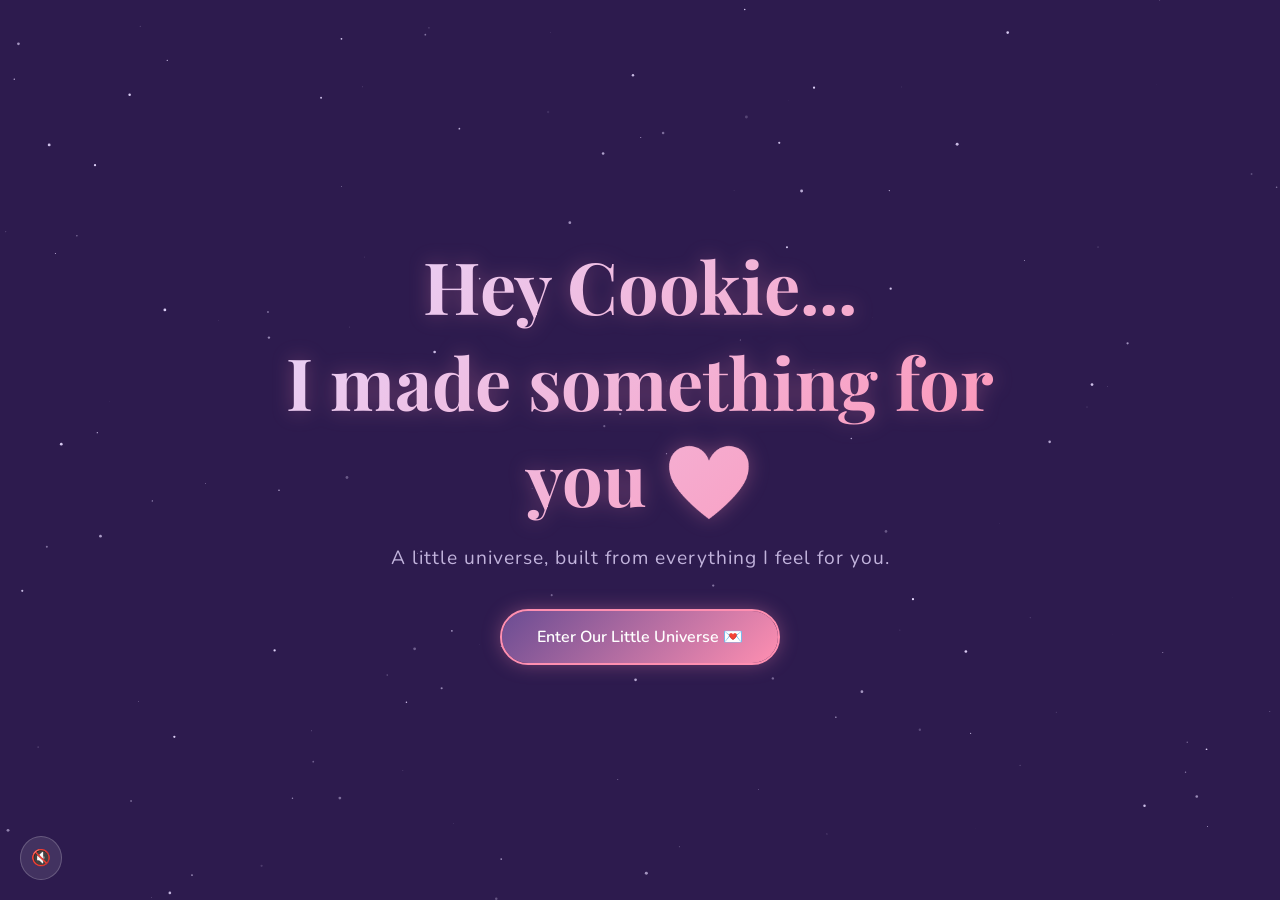
<file: index.html>
<!DOCTYPE html>
<html lang="en">
<head>
    <meta charset="UTF-8">
    <meta name="viewport" content="width=device-width, initial-scale=1.0">
    <title>Our Little Universe 💜</title>
    
    <link rel="stylesheet" href="style.css">
    
    <link rel="preconnect" href="https://fonts.googleapis.com">
    <link rel="preconnect" href="https://fonts.gstatic.com" crossorigin>
    <link href="https://fonts.googleapis.com/css2?family=Playfair+Display:ital,wght@0,700;1,400&family=Nunito:wght@300;400;600&family=Dancing+Script:wght@700&display=swap" rel="stylesheet">

    <style>
        body {
            display: flex;
            align-items: center;
            justify-content: center;
            height: 100vh;
            text-align: center;
            overflow: hidden;
            opacity: 0; /* Initial state for script.js fade-in */
            transition: opacity 1.5s ease;
        }

        .landing-container {
            max-width: 800px;
            padding: 20px;
            z-index: 10;
        }

        .greeting {
            font-size: clamp(2rem, 8vw, 4.5rem);
            margin-bottom: 20px;
            background: linear-gradient(135deg, var(--pale) 0%, var(--pink) 100%);
            -webkit-background-clip: text;
            -webkit-text-fill-color: transparent;
            filter: drop-shadow(0 0 10px rgba(255, 143, 177, 0.3));
        }

        .sub-text {
            font-family: 'Nunito', sans-serif;
            font-size: 1.2rem;
            color: var(--pale);
            margin-bottom: 40px;
            opacity: 0.8;
            letter-spacing: 1px;
        }

        .pulse-ring {
            position: relative;
            display: inline-block;
        }

        .pulse-ring::before {
            content: '';
            position: absolute;
            top: 50%;
            left: 50%;
            transform: translate(-50%, -50%);
            width: 100%;
            height: 100%;
            border: 2px solid var(--pink);
            border-radius: 50px;
            animation: ringPulse 2s infinite;
            pointer-events: none;
        }

        @keyframes ringPulse {
            0% { width: 100%; height: 100%; opacity: 0.7; }
            100% { width: 150%; height: 180%; opacity: 0; }
        }
    </style>
</head>
<body>

    <div class="landing-container">
        <h1 class="greeting">Hey Cookie...<br>I made something for you 💜</h1>
        <p class="sub-text">A little universe, built from everything I feel for you.</p>
        
        <div class="pulse-ring">
            <a href="javascript:void(0)" class="btn-magical" onclick="startJourney(event)">
                Enter Our Little Universe 💌
            </a>
        </div>
    </div>

    <script src="script.js"></script>
    <script>
        function startJourney(e) {
            // Trigger the heart burst from our script.js
            if (typeof createHeartBurst === 'function') {
                createHeartBurst(e);
            }
            
            // Wait a moment for the animation, then navigate
            setTimeout(() => {
                navigateTo('surprise.html');
            }, 1000);
        }
    </script>
</body>
</html>
</file>
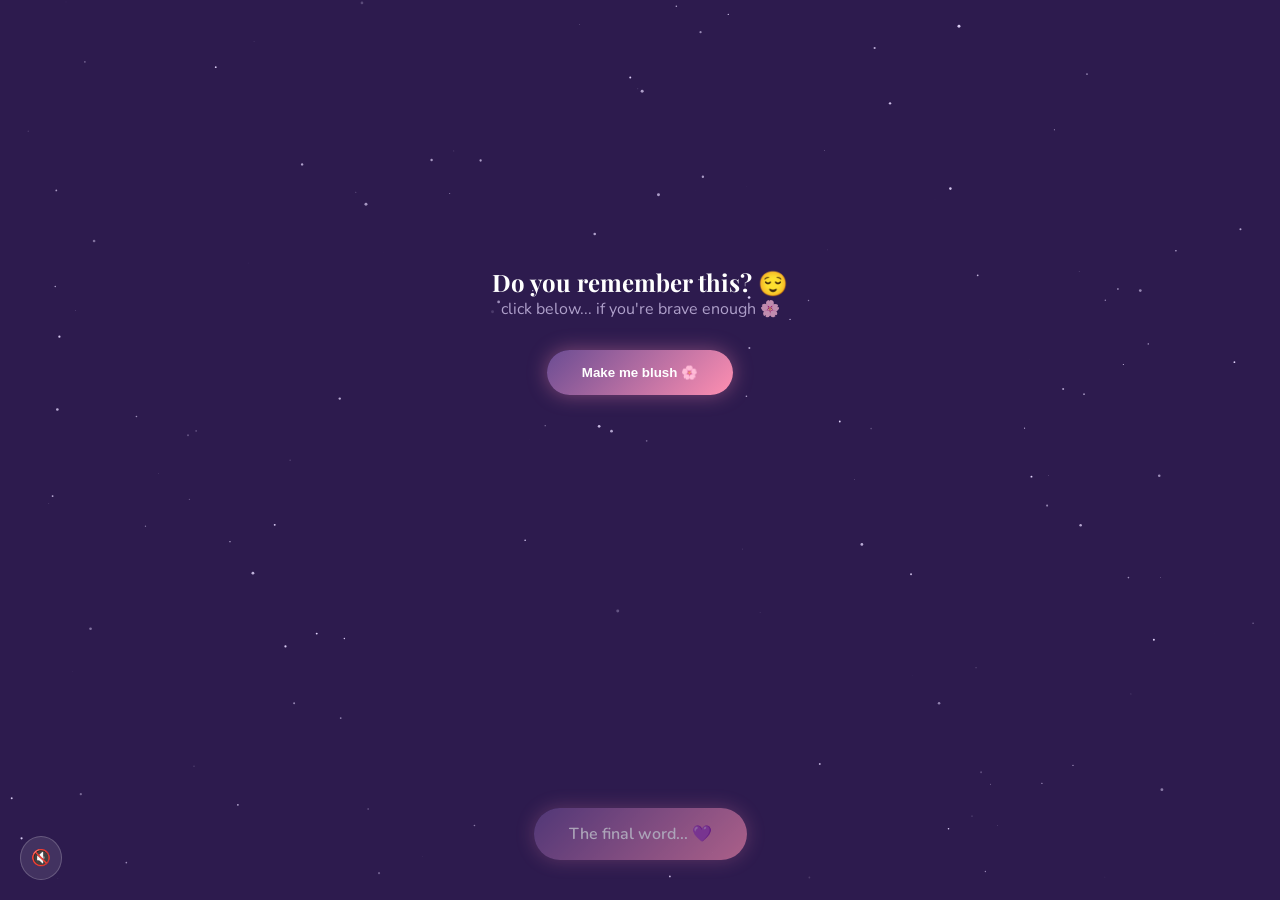
<file: blush.html>
<!DOCTYPE html>
<html lang="en">
<head>
    <meta charset="UTF-8">
    <meta name="viewport" content="width=device-width, initial-scale=1.0">
    <title>Blush Mode 😌</title>
    
    <link rel="stylesheet" href="style.css">
    
    <link rel="preconnect" href="https://fonts.googleapis.com">
    <link rel="preconnect" href="https://fonts.gstatic.com" crossorigin>
    <link href="https://fonts.googleapis.com/css2?family=Playfair+Display:ital,wght@0,700;1,400&family=Dancing+Script:wght@700&family=Nunito:wght@400;600&display=swap" rel="stylesheet">

    <style>
        body {
            display: flex;
            flex-direction: column;
            align-items: center;
            justify-content: center;
            height: 100vh;
            text-align: center;
            transition: background 1s ease; /* For the glow change */
        }

        .blush-container {
            max-width: 600px;
            padding: 20px;
            z-index: 10;
        }

        .blush-card {
            min-height: 200px;
            display: flex;
            align-items: center;
            justify-content: center;
            margin-top: 40px;
            opacity: 0;
            transform: scale(0.9);
            transition: all 0.5s cubic-bezier(0.175, 0.885, 0.32, 1.275);
        }

        .blush-card.active {
            opacity: 1;
            transform: scale(1);
        }

        #blush-text {
            font-family: 'Playfair Display', serif;
            font-style: italic;
            font-size: 1.5rem;
            color: var(--pale);
            line-height: 1.6;
        }

        .special-chat {
            margin-top: 20px;
            font-size: 0.9rem;
            color: var(--pink);
            font-family: 'Nunito', sans-serif;
            opacity: 0.8;
        }

        /* Dynamic background glow */
        .pink-glow {
            box-shadow: inset 0 0 100px rgba(255, 143, 177, 0.3);
        }
    </style>
</head>
<body>

    <div class="blush-container">
        <h2 class="section-title">Do you remember this? 😌</h2>
        <p style="color: var(--pale); opacity: 0.7; margin-bottom: 30px;">click below... if you're brave enough 🌸</p>
        
        <button class="btn-magical" id="blush-btn" onclick="triggerBlush()">
            Make me blush 🌸
        </button>

        <div class="glass-card blush-card" id="card">
            <div>
                <p id="blush-text">Click the button to see a memory...</p>
                <div id="extra-moment" class="special-chat"></div>
            </div>
        </div>
    </div>

    <div class="nav-footer" style="position: fixed; bottom: 40px;">
        <a href="javascript:void(0)" class="btn-magical" style="opacity: 0.6;" onclick="navigateTo('final.html')">
            The final word... 💜
        </a>
    </div>

    <script src="script.js"></script>
    <script>
        const lines = [
            "Khuda bhi jab tumhe mere paas dekhta hoga… toh muskurata hoga 💜",
            "Main toh tere rang mein rang chuka hoon… ab khud ka rang yaad hi nahi 🌸",
            "Mujhe neend aati nahi hai akele… teri baatein hi lullaby ban gayi hain 🌙",
            "Tujhe dekh ke lagta hai, yeh dil kisi ka tha hi nahi… bas tera tha ❤",
            "Teri ek muskurahat pe main sab kuch luta deta hoon… 💜",
            "Tu mere paas ho ya na ho… tu mere andar hamesha hoti hai 💜",
            "“Aakar gaal laal kar du tumhara”\n“tum toh baato se bhi laal kar deti hoo gaal mere”"
        ];

        let index = 0;

        function triggerBlush() {
            const card = document.getElementById('card');
            const text = document.getElementById('blush-text');
            const btn = document.getElementById('blush-btn');

            // 1. Reset card for animation
            card.classList.remove('active');
            
            setTimeout(() => {
                // 2. Set new text
                text.innerText = lines[index % lines.length];
                
                // 3. Increment index
                index++;

                // 4. Show card and burst hearts
                card.classList.add('active');
                document.body.classList.add('pink-glow');
                
                if (typeof createHeartBurst === 'function') {
                    createHeartBurst(); 
                }

                // Change button text after first click
                btn.innerText = "One more? 🌸";
            }, 300);
        }
    </script>
</body>
</html>
</file>
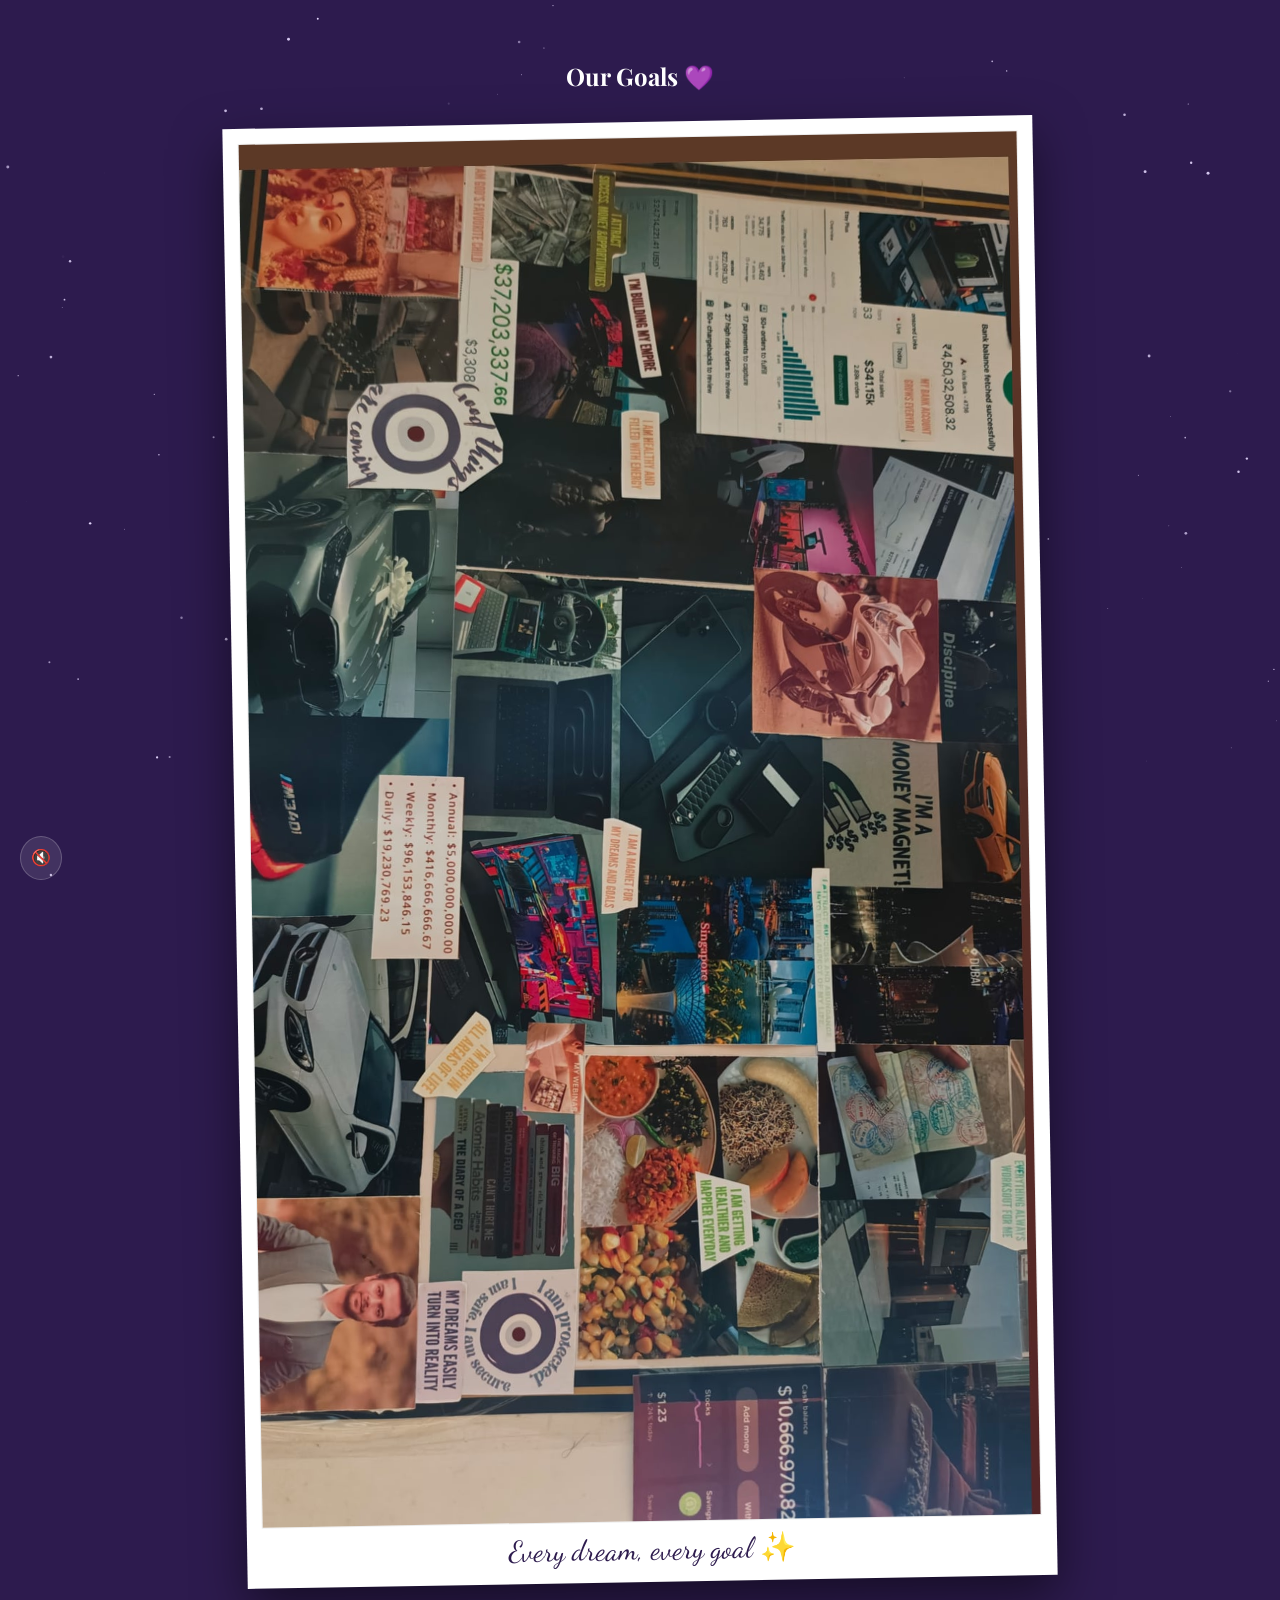
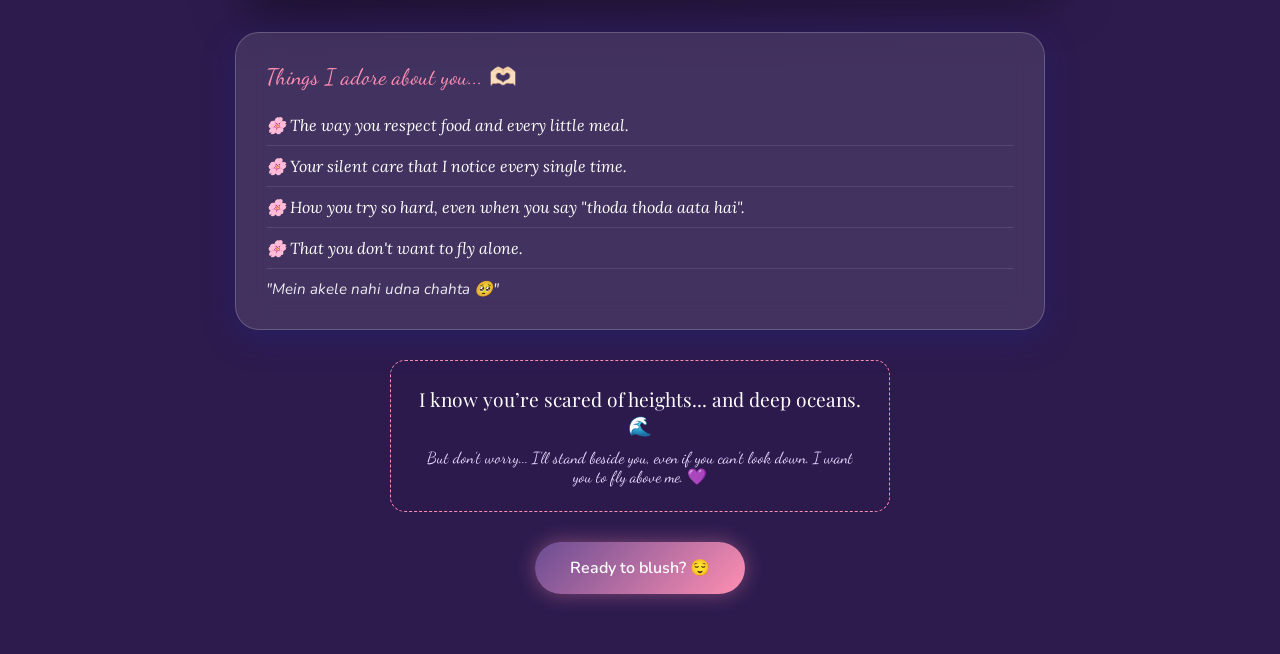
<file: dreams.html>
<!DOCTYPE html>
<html lang="en">
<head>
    <meta charset="UTF-8">
    <meta name="viewport" content="width=device-width, initial-scale=1.0">
    <title>Our Future Journey 🚀</title>
    
    <link rel="stylesheet" href="style.css">
    
    <link rel="preconnect" href="https://fonts.googleapis.com">
    <link rel="preconnect" href="https://fonts.gstatic.com" crossorigin>
    <link href="https://fonts.googleapis.com/css2?family=Playfair+Display:ital,wght@0,700;1,400&family=Lora:ital,wght@1,400&family=Dancing+Script:wght@700&family=Nunito:wght@300;400;600&display=swap" rel="stylesheet">

    <style>
        section {
            max-width: 850px;
            margin: 0 auto;
            padding: 60px 20px;
            display: flex;
            flex-direction: column;
            align-items: center;
            gap: 30px;
        }

        /* ── ACTION BOARD POLAROID ── */
        .board-frame {
            background: #fff;
            padding: 15px 15px 60px 15px;
            box-shadow: 0 20px 50px rgba(0,0,0,0.5);
            transform: rotate(-1deg);
            max-width: 100%;
            transition: transform 0.4s ease;
            position: relative;
        }

        .board-frame:hover { transform: rotate(0deg) scale(1.02); }

        .board-frame img {
            width: 100%;
            height: auto;
            display: block;
            border: 1px solid #eee;
        }

        .board-caption {
            position: absolute;
            bottom: 15px;
            left: 0;
            right: 0;
            text-align: center;
            font-family: 'Dancing Script', cursive;
            font-size: 1.8rem;
            color: var(--deep);
        }

        /* ── ADORATION LIST ── */
        .adoration-card {
            width: 100%;
            margin-top: 20px;
        }

        .adoration-list {
            list-style: none;
            margin-top: 15px;
        }

        .adoration-list li {
            padding: 10px 0;
            border-bottom: 1px solid rgba(255, 255, 255, 0.1);
            display: flex;
            align-items: center;
            gap: 10px;
            font-family: 'Lora', serif;
            font-style: italic;
        }

        /* ── FEAR CARD ── */
        .fear-card {
            background: rgba(45, 27, 78, 0.8);
            border: 1px dashed var(--pink);
            padding: 25px;
            border-radius: 15px;
            text-align: center;
            max-width: 500px;
        }

        .chat-reply {
            align-self: flex-end;
            font-family: 'Nunito', sans-serif;
            font-style: italic;
            opacity: 0.9;
            font-size: 0.95rem;
            margin-top: 10px;
        }
    </style>
</head>
<body>

    <section>
        <h2 class="section-title">Our Goals 💜</h2>

        <div class="board-frame">
            <img src="ActionBoard.png" alt="Our Action Board">
            <p class="board-caption">Every dream, every goal ✨</p>
        </div>

        <div class="glass-card adoration-card">
            <p class="handwritten" style="font-size: 1.4rem; color: var(--pink);">Things I adore about you... 🫶🏻</p>
            <ul class="adoration-list">
                <li>🌸 The way you respect food and every little meal.</li>
                <li>🌸 Your silent care that I notice every single time.</li>
                <li>🌸 How you try so hard, even when you say "thoda thoda aata hai".</li>
                <li>🌸 That you don't want to fly alone.</li>
            </ul>
            <p class="chat-reply">"Mein akele nahi udna chahta 🥺"</p>
        </div>

        <div class="fear-card">
            <p style="font-family: 'Playfair Display', serif; font-size: 1.2rem;">
                I know you’re scared of heights... and deep oceans. 🌊
            </p>
            <p class="handwritten" style="margin-top: 10px; color: var(--pale);">
                But don’t worry... I’ll stand beside you, even if you can’t look down. I want you to fly above me. 💜
            </p>
        </div>

        <div class="nav-footer">
            <a href="javascript:void(0)" class="btn-magical" onclick="navigateTo('blush.html')">
                Ready to blush? 😌
            </a>
        </div>
    </section>

    <script src="script.js"></script>
</body>
</html>
</file>
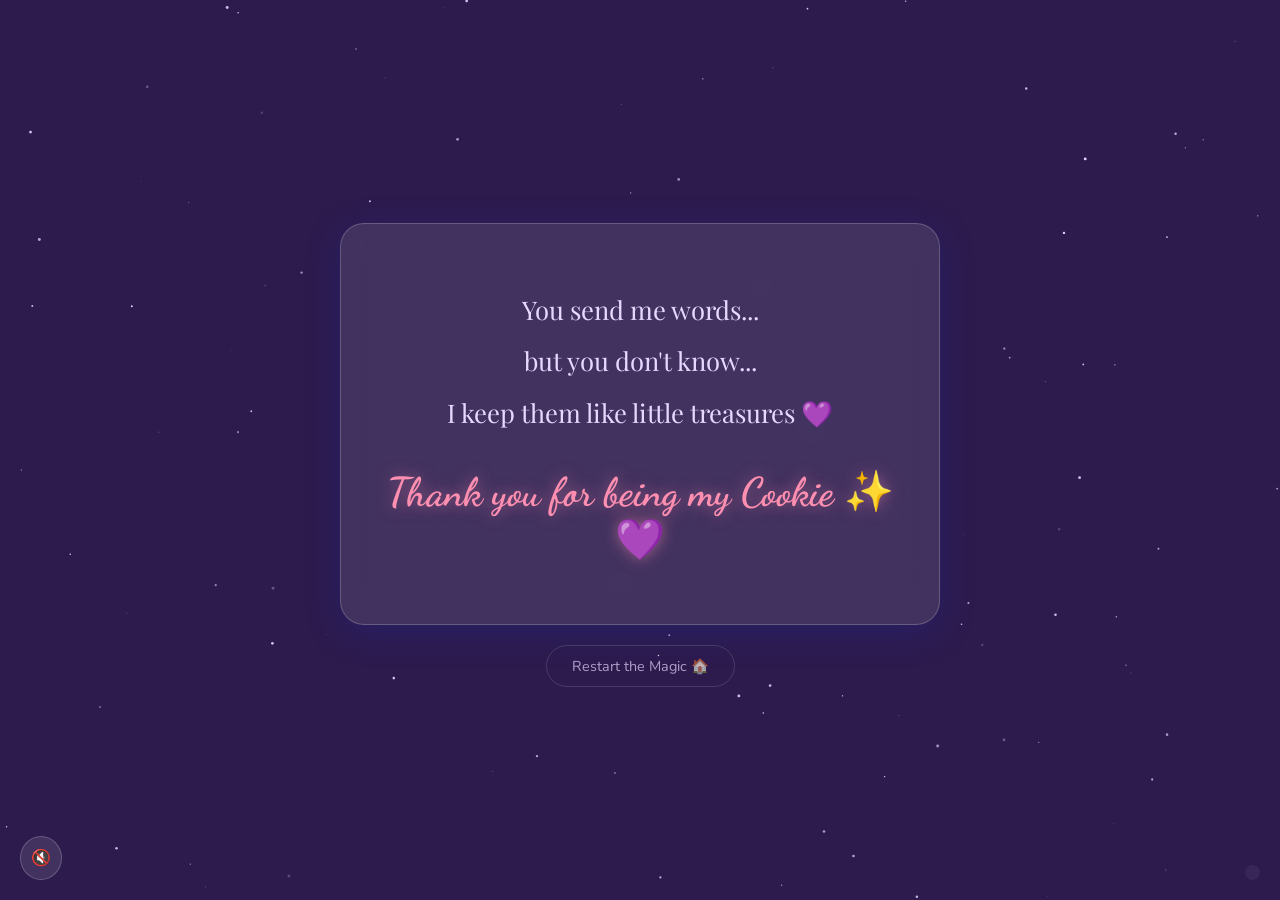
<file: final.html>
<!DOCTYPE html>
<html lang="en">
<head>
    <meta charset="UTF-8">
    <meta name="viewport" content="width=device-width, initial-scale=1.0">
    <title>Always Your Cookie ✨💜</title>
    
    <link rel="stylesheet" href="style.css">
    
    <link rel="preconnect" href="https://fonts.googleapis.com">
    <link rel="preconnect" href="https://fonts.gstatic.com" crossorigin>
    <link href="https://fonts.googleapis.com/css2?family=Playfair+Display:ital,wght@0,700;1,400&family=Dancing+Script:wght@700&family=Nunito:wght@300;400;600&display=swap" rel="stylesheet">

    <style>
        body {
            display: flex;
            flex-direction: column;
            align-items: center;
            justify-content: center;
            height: 100vh;
            text-align: center;
            overflow: hidden;
        }

        .final-card {
            max-width: 600px;
            padding: 60px 40px;
            animation: finalReveal 2.5s ease-out;
            margin-bottom: 30px;
        }

        @keyframes finalReveal {
            0% { opacity: 0; transform: translateY(30px); filter: blur(10px); }
            100% { opacity: 1; transform: translateY(0); filter: blur(0); }
        }

        .poem-line {
            font-family: 'Playfair Display', serif;
            font-size: 1.6rem;
            line-height: 2;
            color: var(--pale);
            margin-bottom: 30px;
        }

        .thank-you {
            font-family: 'Dancing Script', cursive;
            font-size: 2.5rem;
            color: var(--pink);
            text-shadow: 0 0 15px rgba(255, 143, 177, 0.5);
        }

        /* ── HOME NAVIGATION ── */
        .home-nav {
            opacity: 0;
            animation: fadeIn 2s ease-in forwards;
            animation-delay: 3s; /* Appears after the main message */
        }

        @keyframes fadeIn {
            to { opacity: 0.7; }
        }

        .btn-home {
            background: transparent;
            border: 1px solid var(--glass-border);
            color: var(--pale);
            padding: 10px 25px;
            border-radius: 30px;
            text-decoration: none;
            font-family: 'Nunito', sans-serif;
            font-size: 0.9rem;
            transition: all 0.3s ease;
        }

        .btn-home:hover {
            background: var(--glass);
            color: var(--white);
            border-color: var(--pink);
            opacity: 1;
        }

        /* ── HIDDEN EASTER EGG ── */
        .secret-star {
            position: fixed;
            bottom: 20px;
            right: 20px;
            width: 15px;
            height: 15px;
            background: rgba(255, 255, 255, 0.05);
            border-radius: 50%;
            cursor: pointer;
            transition: background 0.3s;
            z-index: 100;
        }

        .secret-star:hover { background: rgba(255, 143, 177, 0.2); }

        .egg-modal {
            position: fixed;
            inset: 0;
            background: rgba(10, 4, 22, 0.9);
            backdrop-filter: blur(20px);
            display: none;
            align-items: center;
            justify-content: center;
            z-index: 1000;
            padding: 20px;
        }

        .egg-modal.open { display: flex; }

        .egg-text {
            font-family: 'Playfair Display', serif;
            font-style: italic;
            font-size: 1.8rem;
            color: var(--pink);
            animation: eggPop 0.5s cubic-bezier(0.34, 1.56, 0.64, 1);
        }

        @keyframes eggPop {
            from { transform: scale(0.7); opacity: 0; }
            to { transform: scale(1); opacity: 1; }
        }
    </style>
</head>
<body>

    <div class="glass-card final-card">
        <p class="poem-line">
            You send me words...<br>
            but you don't know...<br>
            I keep them like little treasures 💜
        </p>
        
        <h1 class="thank-you">Thank you for being my Cookie ✨💜</h1>
    </div>

    <div class="home-nav">
        <a href="javascript:void(0)" class="btn-home" onclick="navigateTo('index.html')">
            Restart the Magic 🏠
        </a>
    </div>

    <div class="secret-star" onclick="toggleEgg()"></div>

    <div class="egg-modal" id="egg" onclick="toggleEgg()">
        <div class="egg-text">
            If you reached here...<br>
            you matter more than you think 🌌
        </div>
    </div>

    <script src="script.js"></script>
    <script>
        function toggleEgg() {
            const modal = document.getElementById('egg');
            modal.classList.toggle('open');
            if (modal.classList.contains('open')) {
                if (typeof createHeartBurst === 'function') {
                    createHeartBurst(); 
                }
            }
        }
    </script>
</body>
</html>
</file>
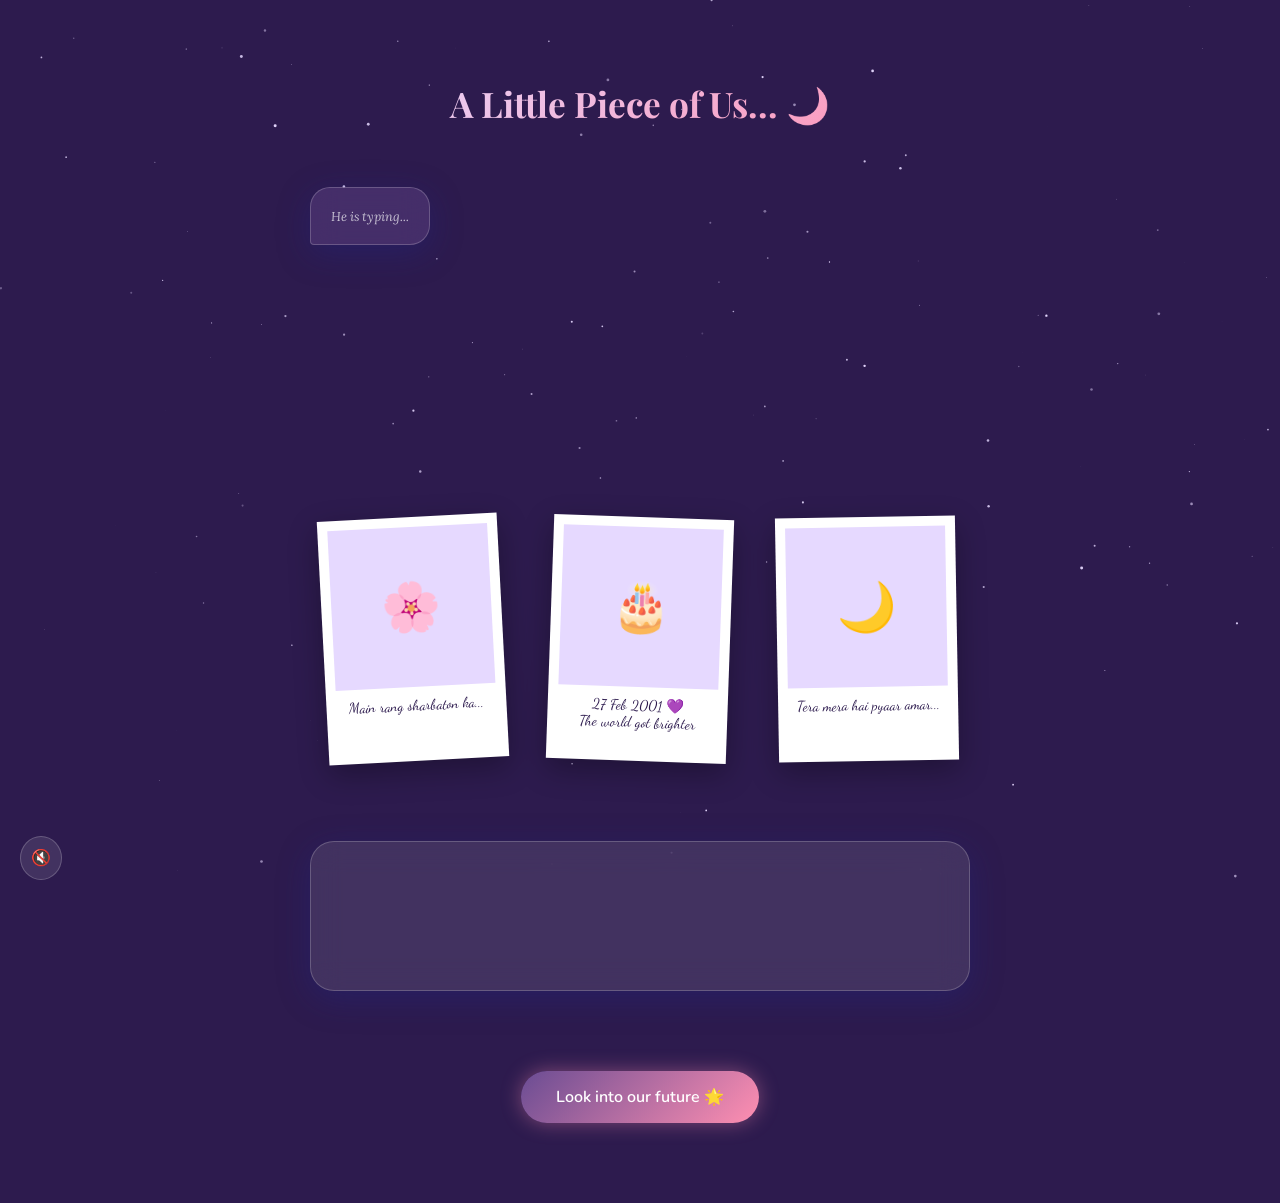
<file: memories.html>
<!DOCTYPE html>
<html lang="en">
<head>
    <meta charset="UTF-8">
    <meta name="viewport" content="width=device-width, initial-scale=1.0">
    <title>Things I Carry in My Heart... 💜</title>
    
    <link rel="stylesheet" href="style.css">
    
    <link rel="preconnect" href="https://fonts.googleapis.com">
    <link rel="preconnect" href="https://fonts.gstatic.com" crossorigin>
    <link href="https://fonts.googleapis.com/css2?family=Playfair+Display:ital,wght@0,700;1,400&family=Lora:ital,wght@0,400;1,400&family=Dancing+Script:wght@700&family=Nunito:wght@300;400;600&display=swap" rel="stylesheet">

    <style>
        section {
            max-width: 700px;
            margin: 0 auto;
            padding: 80px 20px;
            display: flex;
            flex-direction: column;
            gap: 40px;
        }

        .section-title {
            text-align: center;
            font-size: 2.2rem;
            background: linear-gradient(135deg, var(--pale), var(--pink));
            -webkit-background-clip: text;
            -webkit-text-fill-color: transparent;
            margin-bottom: 20px;
        }

        /* ── CHAT BUBBLES ── */
        .chat-container { display: flex; flex-direction: column; gap: 15px; min-height: 250px; }

        .bubble {
            max-width: 85%;
            padding: 15px 20px;
            border-radius: 20px;
            line-height: 1.6;
            font-family: 'Lora', serif;
            position: relative;
            transition: all 0.5s ease;
        }

        .bubble-left {
            align-self: flex-start;
            background: rgba(106, 76, 147, 0.4);
            border-bottom-left-radius: 4px;
            border: 1px solid var(--glass-border);
        }

        .bubble-right {
            align-self: flex-end;
            background: rgba(255, 143, 177, 0.3);
            border-bottom-right-radius: 4px;
            border: 1px solid rgba(255, 255, 255, 0.3);
            font-family: 'Courier New', monospace;
        }

        .typing-dots {
            font-style: italic;
            font-size: 0.8rem;
            opacity: 0.7;
        }

        /* ── POLAROIDS ── */
        .polaroid-row {
            display: flex;
            justify-content: space-around;
            flex-wrap: wrap;
            gap: 20px;
            margin: 40px 0;
        }

        .polaroid {
            background: white;
            padding: 10px 10px 30px 10px;
            width: 180px;
            box-shadow: 0 10px 30px rgba(0,0,0,0.3);
            transform: rotate(var(--r));
            transition: transform 0.3s ease;
            cursor: pointer;
        }

        .polaroid:hover { transform: rotate(0deg) scale(1.1); z-index: 5; }

        .polaroid-img {
            width: 100%;
            aspect-ratio: 1;
            background: var(--pale);
            display: flex;
            align-items: center;
            justify-content: center;
            font-size: 3rem;
        }

        .polaroid span {
            display: block;
            text-align: center;
            font-family: 'Dancing Script', cursive;
            color: var(--deep);
            margin-top: 10px;
            font-size: 0.9rem;
        }

        /* ── TYPEWRITER ── */
        .typewriter-box {
            text-align: center;
            padding: 40px;
            min-height: 150px;
        }

        #tw-text {
            font-family: 'Dancing Script', cursive;
            font-size: 1.8rem;
            color: var(--pale);
            line-height: 1.5;
        }

        .nav-footer { text-align: center; margin-top: 40px; }
    </style>
</head>
<body>

    <section>
        <h2 class="section-title">A Little Piece of Us... 🌙</h2>

        <div class="chat-container">
            <div id="chat-1" class="bubble bubble-left glass-card" style="opacity: 0; transform: translateY(10px);">
                <span class="typing-dots">He is typing...</span>
            </div>

            <div id="chat-2" class="bubble bubble-right glass-card" style="opacity: 0; transform: translateY(10px);">
                <span class="typing-dots">He is typing...</span>
            </div>
        </div>

        <div class="polaroid-row">
            <div class="polaroid" style="--r: -3deg">
                <div class="polaroid-img">🌸</div>
                <span>Main rang sharbaton ka...</span>
            </div>
            <div class="polaroid" style="--r: 2deg">
                <div class="polaroid-img">🎂</div>
                <span>27 Feb 2001 💜<br>The world got brighter</span>
            </div>
            <div class="polaroid" style="--r: -1deg">
                <div class="polaroid-img">🌙</div>
                <span>Tera mera hai pyaar amar...</span>
            </div>
        </div>

        <div class="glass-card typewriter-box">
            <p id="tw-text"></p>
        </div>

        <div class="nav-footer">
            <a href="javascript:void(0)" class="btn-magical" onclick="navigateTo('dreams.html')">
                Look into our future 🌟
            </a>
        </div>
    </section>

    <script src="script.js"></script>
    <script>
        // ── CHAT TYPING LOGIC ──
        const messages = [
            { 
                id: 'chat-1', 
                content: "Woh zindagi…. hai hi nahi<br>Jo main tere bina jee liyaaaaa<br>Dil mein ho tum….💜❤<br>Aankhon mein tum….😇",
                delay: 1000 
            },
            { 
                id: 'chat-2', 
                content: '<span style="color:#a8ff78;">while</span>(true):<br>&nbsp;&nbsp;&nbsp;print(<span style="color:#ff8fb1;">"Pookieeee is the best 💜"</span>)',
                delay: 3500 
            }
        ];

        const triggerChats = () => {
            messages.forEach((msg) => {
                const el = document.getElementById(msg.id);
                
                setTimeout(() => {
                    el.style.opacity = "1";
                    el.style.transform = "translateY(0)";
                    
                    // Artificial typing delay
                    setTimeout(() => {
                        el.innerHTML = msg.content;
                        // Trigger a small heart burst when message appears
                        if(typeof createHeartBurst === 'function') createHeartBurst();
                    }, 1500);

                }, msg.delay);
            });
        };

        // ── TYPEWRITER LOGIC ──
        const typeText = "Tum se hi din hota hai...\nsurmayi shaam aati hai...\nTum se hi, tum se hi… ❤";
        let charIndex = 0;
        const typeSpeed = 70;

        function runTypewriter() {
            if (charIndex < typeText.length) {
                const char = typeText.charAt(charIndex);
                document.getElementById("tw-text").innerHTML += char === "\n" ? "<br>" : char;
                charIndex++;
                setTimeout(runTypewriter, typeSpeed);
            }
        }

        // Initialize animations on load
        window.addEventListener('load', () => {
            triggerChats();
            // Start typewriter after chats are mostly done
            setTimeout(runTypewriter, 6000);
        });
    </script>
</body>
</html>
</file>
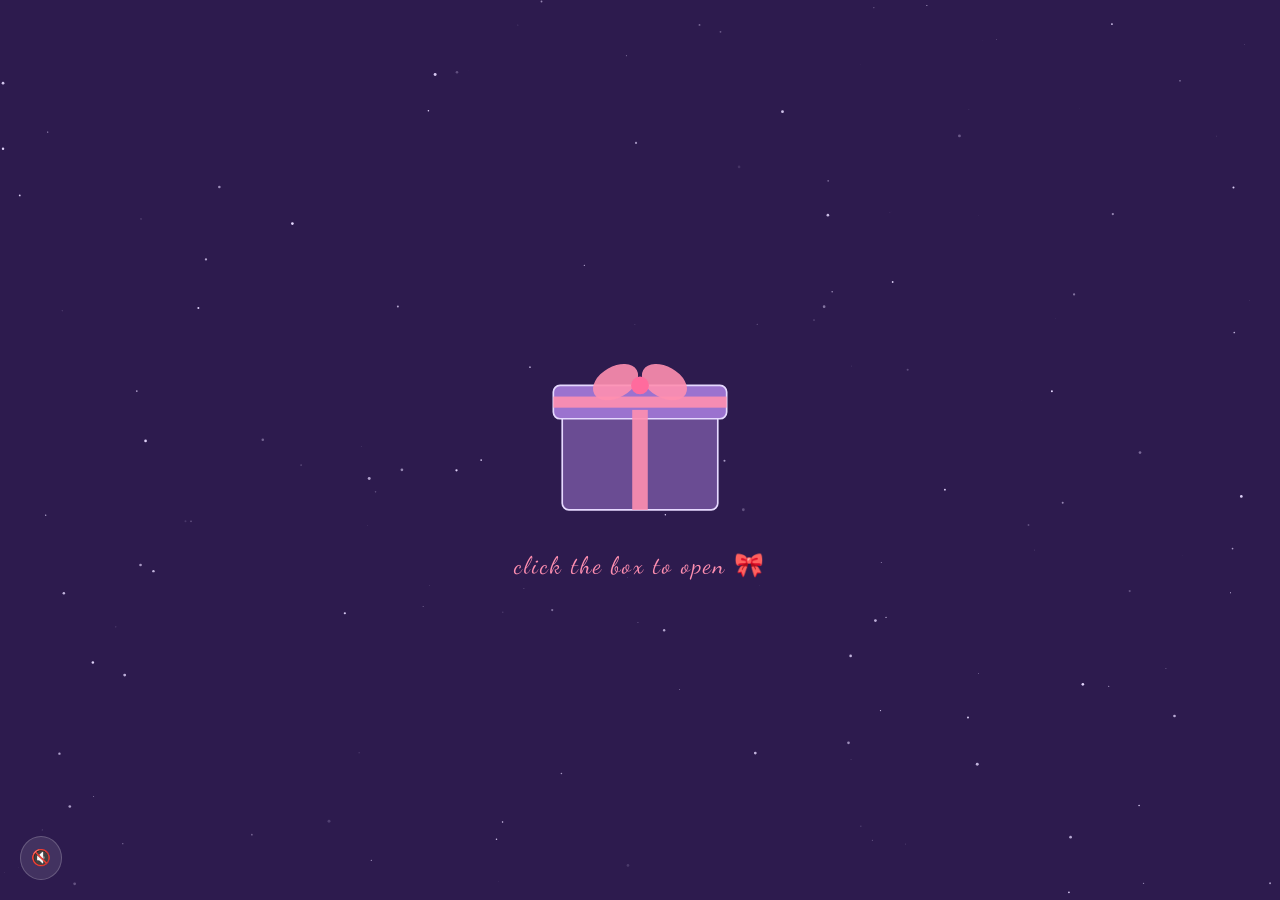
<file: surprise.html>
<!DOCTYPE html>
<html lang="en">
<head>
    <meta charset="UTF-8">
    <meta name="viewport" content="width=device-width, initial-scale=1.0">
    <title>A Surprise for Cookie 🎀</title>
    
    <link rel="stylesheet" href="style.css">
    
    <link rel="preconnect" href="https://fonts.googleapis.com">
    <link rel="preconnect" href="https://fonts.gstatic.com" crossorigin>
    <link href="https://fonts.googleapis.com/css2?family=Playfair+Display:wght@700&family=Dancing+Script:wght@700&family=Nunito:wght@400&display=swap" rel="stylesheet">

    <style>
        body {
            display: flex;
            flex-direction: column;
            align-items: center;
            justify-content: center;
            height: 100vh;
            overflow: hidden;
            text-align: center;
        }

        .gift-container {
            position: relative;
            cursor: pointer;
            width: 200px;
            height: 200px;
            transition: transform 0.3s ease;
        }

        .gift-container:hover {
            transform: scale(1.05);
        }

        /* SVG Box Styling */
        #giftLid {
            transition: transform 0.8s cubic-bezier(0.34, 1.56, 0.64, 1), opacity 0.5s ease;
        }

        .instruction {
            margin-top: 30px;
            font-family: 'Dancing Script', cursive;
            font-size: 1.5rem;
            color: var(--pink);
            letter-spacing: 2px;
            animation: pulseFade 2s infinite;
        }

        @keyframes pulseFade {
            0%, 100% { opacity: 0.5; }
            50% { opacity: 1; }
        }

        .shake {
            animation: shakeBox 0.5s ease-in-out;
        }

        @keyframes shakeBox {
            0%, 100% { transform: rotate(0deg); }
            25% { transform: rotate(-5deg); }
            75% { transform: rotate(5deg); }
        }
    </style>
</head>
<body>

    <div class="gift-container" id="giftWrap" onclick="openGift()">
        <svg viewBox="0 0 180 180" fill="none" xmlns="http://www.w3.org/2000/svg">
            <rect x="20" y="80" width="140" height="90" rx="6" fill="#6A4C93" stroke="#E6D9FF" stroke-width="1.5"/>
            <rect id="giftLid" x="12" y="58" width="156" height="30" rx="6" fill="#9B72CF" stroke="#E6D9FF" stroke-width="1.5"/>
            <rect x="83" y="80" width="14" height="90" fill="#FF8FB1" opacity="0.9"/>
            <rect x="12" y="68" width="156" height="10" fill="#FF8FB1" opacity="0.9"/>
            <ellipse cx="68" cy="55" rx="22" ry="14" fill="#FF8FB1" transform="rotate(-30 68 55)" opacity="0.9"/>
            <ellipse cx="112" cy="55" rx="22" ry="14" fill="#FF8FB1" transform="rotate(30 112 55)" opacity="0.9"/>
            <circle cx="90" cy="58" r="8" fill="#ff6b9d"/>
        </svg>
    </div>

    <p class="instruction">click the box to open 🎀</p>

    <script src="script.js"></script>
    <script>
        let isOpened = false;

        function openGift() {
            if (isOpened) return;
            isOpened = true;

            const wrap = document.getElementById('giftWrap');
            const lid = document.getElementById('giftLid');

            // 1. Shake the box
            wrap.classList.add('shake');

            setTimeout(() => {
                // 2. Fly the lid off
                lid.style.transformOrigin = 'left top';
                lid.style.transform = 'translateY(-100px) rotate(-45deg)';
                lid.style.opacity = '0';

                // 3. Trigger hearts and sparkles from script.js
                if (typeof createHeartBurst === 'function') {
                    createHeartBurst(); // Burst from center
                }

                // 4. Smooth transition to next page
                setTimeout(() => {
                    navigateTo('memories.html');
                }, 1500);
            }, 500);
        }
    </script>
</body>
</html>
</file>
<file: style.css>
/* ── VARIABLES ── */
:root {
  --deep:    #2D1B4E;
  --mid:     #6A4C93;
  --pale:    #E6D9FF;
  --pink:    #FF8FB1;
  --white:   #FFFFFF;
  --glass:   rgba(255, 255, 255, 0.1);
  --glass-border: rgba(255, 255, 255, 0.2);
}

/* ── BASE STYLES ── */
* {
  margin: 0;
  padding: 0;
  box-sizing: border-box;
}

body {
  font-family: 'Nunito', sans-serif;
  background-color: var(--deep);
  color: var(--white);
  overflow-x: hidden;
  min-height: 100vh;
  transition: opacity 0.8s ease; /* For page transitions */
}

/* ── TYPOGRAPHY ── */
h1, h2, .fancy-text {
  font-family: 'Playfair Display', serif;
}

.handwritten {
  font-family: 'Dancing Script', cursive;
}

/* ── GLASS CARD ── */
.glass-card {
  background: var(--glass);
  backdrop-filter: blur(15px);
  -webkit-backdrop-filter: blur(15px);
  border: 1px solid var(--glass-border);
  border-radius: 24px;
  padding: 30px;
  box-shadow: 0 8px 32px 0 rgba(31, 38, 135, 0.37);
}

/* ── BUTTONS ── */
.btn-magical {
  background: linear-gradient(135deg, var(--mid), var(--pink));
  color: white;
  padding: 15px 35px;
  border: none;
  border-radius: 50px;
  font-weight: 600;
  cursor: pointer;
  box-shadow: 0 0 20px rgba(255, 143, 177, 0.4);
  transition: transform 0.3s ease, box-shadow 0.3s ease;
  text-decoration: none;
  display: inline-block;
}

.btn-magical:hover {
  transform: scale(1.05);
  box-shadow: 0 0 35px rgba(255, 143, 177, 0.7);
}

/* ── ANIMATIONS ── */
@keyframes float {
  0% { transform: translateY(0px); }
  50% { transform: translateY(-20px); }
  100% { transform: translateY(0px); }
}

.floating {
  animation: float 4s ease-in-out infinite;
}

/* Background Stars Canvas */
#stars-canvas {
  position: fixed;
  top: 0;
  left: 0;
  z-index: -1;
  pointer-events: none;
}

/* Heart Burst Element */
.heart-particle {
  position: fixed;
  pointer-events: none;
  animation: flyUp 2s ease-out forwards;
}

@keyframes flyUp {
  0% { transform: translate(0, 0) scale(1); opacity: 1; }
  100% { transform: translate(var(--x), var(--y)) scale(0); opacity: 0; }
}
</file>
